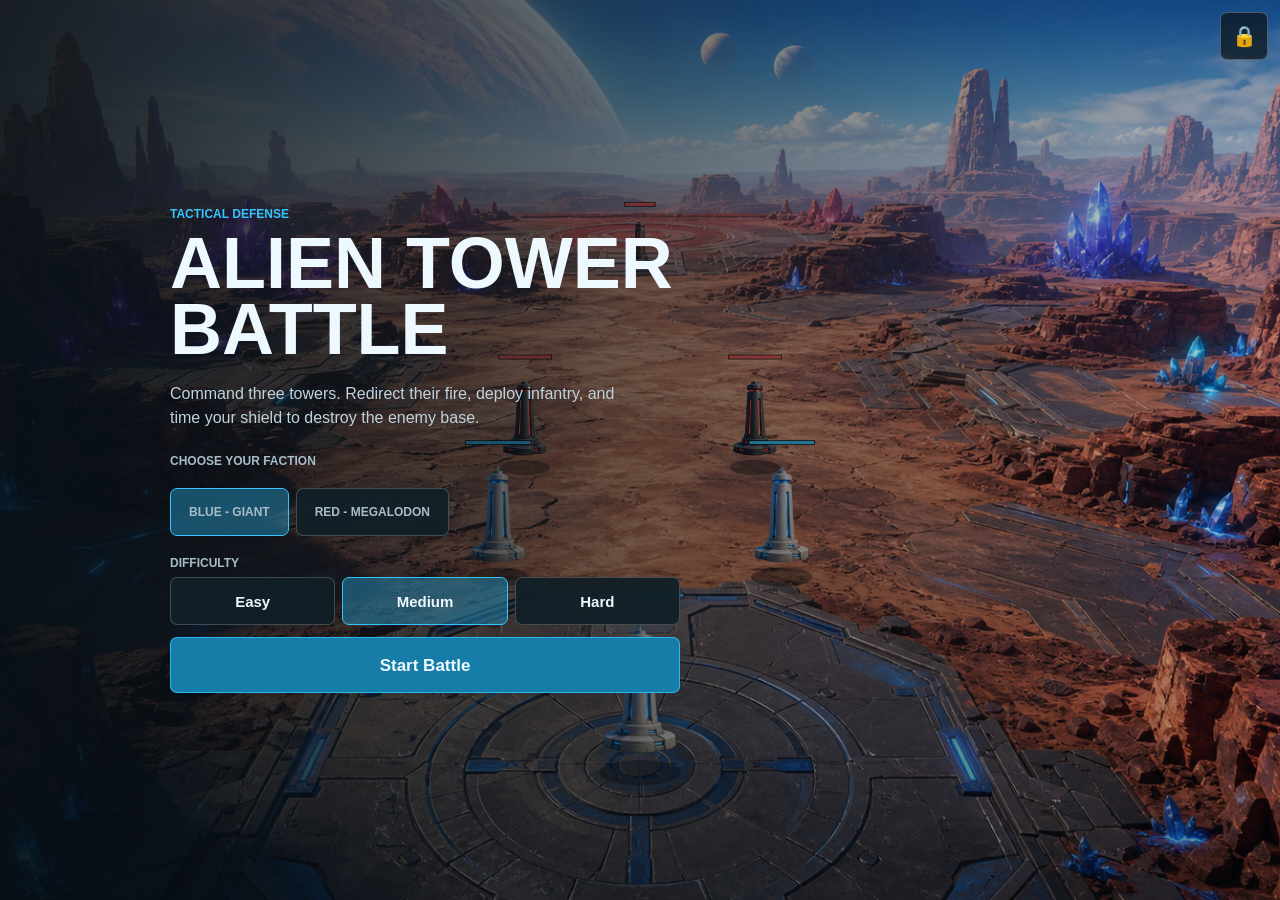
<file: index.html>
﻿<!doctype html>
<html lang="en">
<head>
  <meta charset="utf-8">
  <meta name="viewport" content="width=device-width, initial-scale=1, maximum-scale=1, viewport-fit=cover, user-scalable=no">
  <meta name="theme-color" content="#101820">
  <meta name="mobile-web-app-capable" content="yes">
  <meta name="apple-mobile-web-app-capable" content="yes">
  <meta name="apple-mobile-web-app-status-bar-style" content="black-translucent">
  <meta name="apple-mobile-web-app-title" content="Tower Battle">
  <link rel="manifest" href="manifest.webmanifest">
  <link rel="apple-touch-icon" href="assets/icons/apple-touch-icon.png">
  <title>Alien Tower Battle</title>
  <link rel="preload" as="image" href="assets/alien-battlefield.png">
  <link rel="preload" as="image" href="assets/blue-tower.png">
  <link rel="preload" as="image" href="assets/red-tower.png">
  <link rel="preload" as="image" href="assets/blue-giant.png">
  <link rel="preload" as="image" href="assets/red-megalodon.png">
  <link rel="preload" as="image" href="assets/world2-rift-background.png">
  <link rel="preload" as="image" href="assets/world2-shield-blue.png">
  <link rel="preload" as="image" href="assets/world2-shield-red.png">
  <link rel="preload" as="image" href="assets/world2-shield-destroyed.png">
  <link rel="preload" as="image" href="assets/world3-storm-reactor-background.png">
  <link rel="stylesheet" href="style.css?v=20260720b">
</head>
<body>
  <main id="game-shell">
    <canvas id="game-canvas" aria-label="Alien battlefield"></canvas>
    <header id="battle-hud" class="hidden" aria-label="Battle status">
      <div class="faction-score blue-score"><span>BLUE</span><strong id="blue-towers">3</strong></div>
      <div class="match-center"><strong id="match-time">0:00</strong><span id="match-status">BATTLE</span></div>
      <div class="faction-score red-score"><strong id="red-towers">3</strong><span>RED</span></div>
      <button id="pause-button" class="icon-button" type="button" aria-label="Pause game">II</button>
    </header>
    <section id="command-bar" class="hidden" aria-label="Battle controls">
      <div id="selection-readout">
        <strong id="selection-title">No unit selected</strong>
        <span id="status">Tap a blue tower, or tap an enemy to issue an attack order.</span>
      </div>
      <div class="battle-actions">
        <button id="deploy-button" type="button" disabled>Deploy Soldier</button>
        <button id="special-button" type="button" disabled>Giant Locked</button>
        <button id="shield-button" class="shield-ready" type="button">Shield <span id="shield-count">3</span></button>
      </div>
    </section>
    <section id="main-menu" class="screen-overlay" aria-labelledby="game-title">
      <button id="test-lock-button" class="icon-button test-lock-button" type="button" aria-label="Unlock testing controls" aria-pressed="false" title="Unlock testing controls"><span id="test-lock-icon" aria-hidden="true">&#128274;</span></button>
      <div class="menu-content">
        <p class="eyebrow">TACTICAL DEFENSE</p>
        <h1 id="game-title">ALIEN TOWER<br>BATTLE</h1>
        <p class="menu-copy">Command three towers. Redirect their fire, deploy infantry, and time your shield to destroy the enemy base.</p>
        <p class="picker-label">Choose your faction</p>
        <div class="team-picker" role="group" aria-label="Player faction">
          <button class="team-choice blue-team selected" data-team="blue" type="button">Blue - Giant</button>
          <button class="team-choice red-team" data-team="red" type="button">Red - Megalodon</button>
        </div>
        <p class="picker-label">Difficulty</p>
        <div class="difficulty-picker" role="group" aria-label="Difficulty">
          <button class="difficulty" data-difficulty="easy" type="button">Easy</button>
          <button class="difficulty selected" data-difficulty="medium" type="button">Medium</button>
          <button class="difficulty" data-difficulty="hard" type="button">Hard</button>
        </div>
        <button id="start-button" class="primary-action" type="button">Start Battle</button>
        <div id="test-level-actions" class="test-level-actions hidden">
          <button id="level-2-button" class="test-level-action" type="button">Level 2</button>
          <button id="level-3-button" class="test-level-action" type="button">Level 3</button>
          <button id="layout-2-button" class="test-level-action layout-level-action" type="button">Place Level 2</button>
          <button id="layout-3-button" class="test-level-action layout-level-action" type="button">Place Level 3</button>
          <button id="level-4-button" class="test-level-action" type="button">Level 4</button>
          <a class="test-level-action test-level-link layout-level-action" href="boss-layout.html">Place Boss</a>
        </div>
      </div>
    </section>
    <section id="stage-briefing" class="screen-overlay hidden" aria-labelledby="stage-briefing-title">
      <div class="stage-briefing-panel">
        <p id="stage-briefing-kicker" class="eyebrow">WORLD 2</p>
        <h2 id="stage-briefing-title">The Rift</h2>
        <div id="stage-feature-list" class="stage-feature-list"></div>
        <button id="stage-start-button" class="primary-action" type="button">Start Battle</button>
        <button id="stage-menu-button" class="menu-button" type="button">Main Menu</button>
      </div>
    </section>
    <section id="pause-menu" class="screen-overlay hidden" aria-labelledby="pause-title">
      <div class="dialog-panel">
        <p class="eyebrow">BATTLE SUSPENDED</p>
        <h2 id="pause-title">Paused</h2>
        <button id="resume-button" class="primary-action" type="button">Resume</button>
        <button class="menu-button" type="button">Main Menu</button>
      </div>
    </section>
    <section id="result-menu" class="screen-overlay hidden" aria-labelledby="result-title">
      <div class="dialog-panel">
        <p id="result-kicker" class="eyebrow">BATTLE COMPLETE</p>
        <h2 id="result-title">Victory</h2>
        <p id="result-detail">Enemy tower network destroyed.</p>
        <button id="restart-button" class="primary-action" type="button">Battle Again</button>
        <button class="menu-button" type="button">Main Menu</button>
      </div>
    </section>
    <section id="layout-toolbar" class="hidden" aria-label="Battlefield placement controls">
      <div class="layout-heading">
        <strong id="layout-title">LEVEL 3 PLACEMENT</strong>
        <span id="layout-message">Drag every tower and the reactor into position.</span>
      </div>
      <div class="layout-actions">
        <button id="layout-reset-button" type="button">Reset</button>
        <button id="layout-copy-button" type="button">Copy Layout</button>
        <button id="layout-test-button" class="layout-primary" type="button">Test Battle</button>
        <button id="layout-menu-button" type="button">Menu</button>
      </div>
    </section>
    <aside id="debug-panel" class="hidden" aria-label="Battle telemetry">
      <span id="debug-units">Units 6</span>
      <span id="debug-projectiles">Shots 0</span>
      <span id="debug-damage">Damage 0</span>
    </aside>
  </main>
  <script src="game.js?v=20260723a"></script>
  <script src="web-app.js?v=20260719"></script>
</body>
</html>
</file>
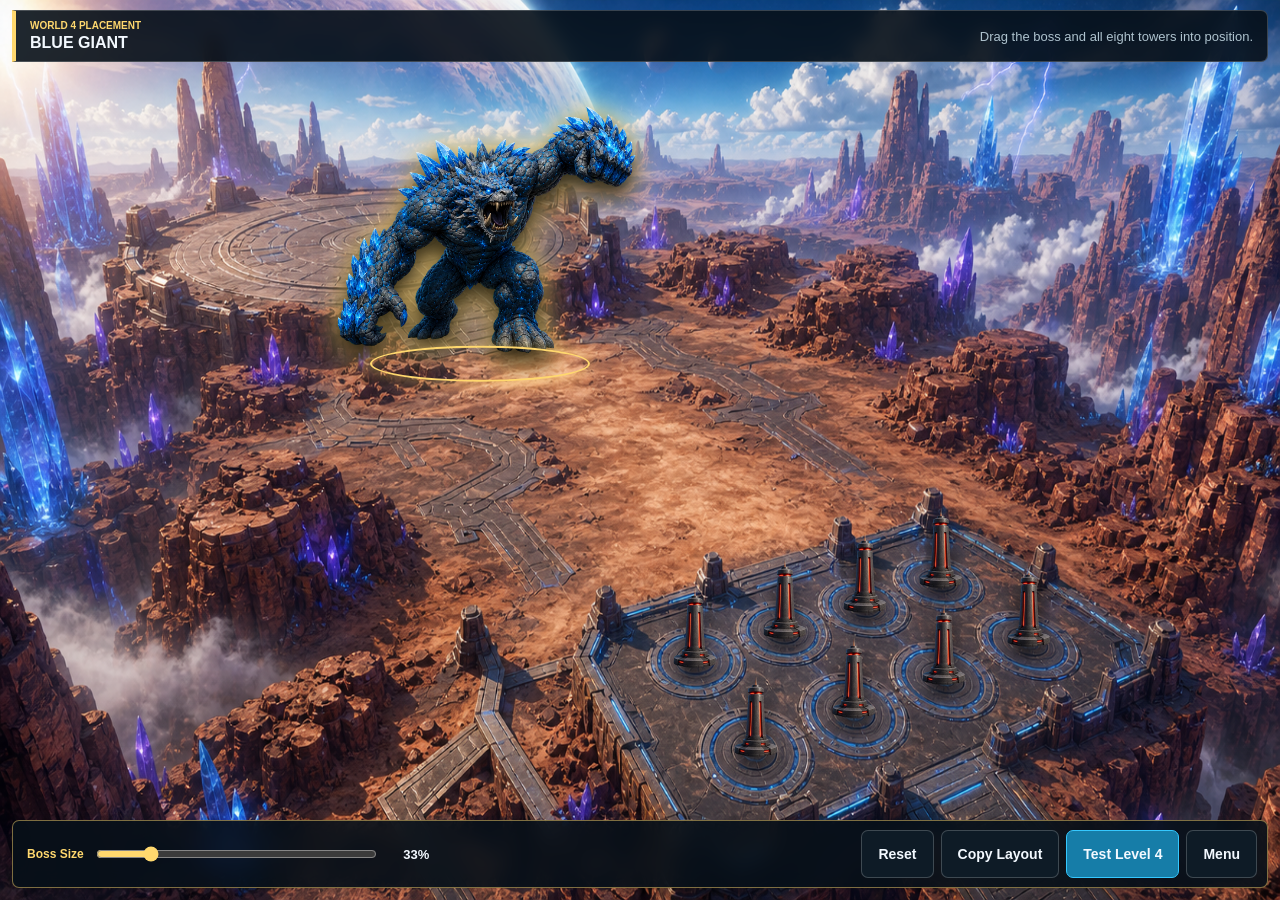
<file: boss-layout.html>
<!doctype html>
<html lang="en">
<head>
  <meta charset="utf-8">
  <meta name="viewport" content="width=device-width, initial-scale=1, maximum-scale=1, viewport-fit=cover, user-scalable=no">
  <meta name="theme-color" content="#101820">
  <meta name="apple-mobile-web-app-capable" content="yes">
  <title>Place World 4</title>
  <link rel="preload" as="image" href="assets/boss/boss-arena-background.png">
  <link rel="preload" as="image" href="assets/blue-giant.png">
  <link rel="preload" as="image" href="assets/red-tower.png">
  <link rel="stylesheet" href="boss-layout.css?v=20260721a">
</head>
<body>
  <main id="layout-app">
    <div class="arena-art" aria-hidden="true"></div>
    <header class="layout-hud">
      <div>
        <span>WORLD 4 PLACEMENT</span>
        <strong id="selection-name">BLUE GIANT</strong>
      </div>
      <p id="layout-message">Drag the boss and all eight towers into position.</p>
    </header>

    <section id="layout-stage" aria-label="World 4 battlefield placement">
      <div id="boss-piece" class="place-piece place-boss selected" data-kind="boss" data-index="0">
        <img src="assets/blue-giant.png" alt="Blue Giant boss">
        <i aria-hidden="true"></i>
      </div>
      <div id="tower-pieces"></div>
    </section>

    <footer class="layout-toolbar">
      <div class="scale-control">
        <label for="boss-scale">Boss Size</label>
        <input id="boss-scale" type="range" min="25" max="70" step="1" value="43">
        <output id="boss-scale-value" for="boss-scale">43%</output>
      </div>
      <div class="layout-actions">
        <button id="reset-button" type="button">Reset</button>
        <button id="copy-button" type="button">Copy Layout</button>
        <a href="level4.html?team=red&difficulty=medium">Test Level 4</a>
        <a href="index.html">Menu</a>
      </div>
    </footer>
  </main>
  <script src="boss-layout.js?v=20260721b"></script>
  <script src="web-app.js?v=20260719"></script>
</body>
</html>
</file>
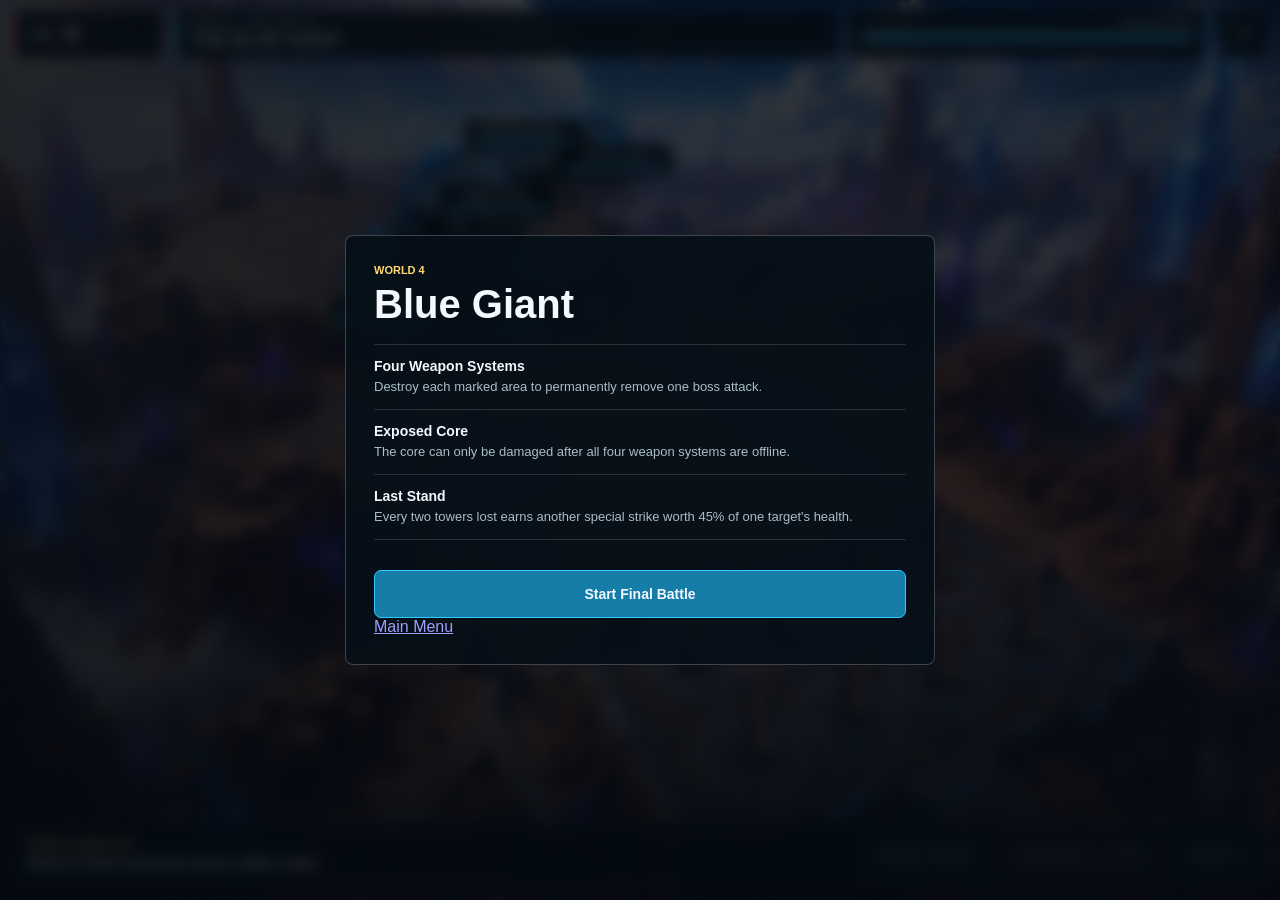
<file: level4.html>
<!doctype html>
<html lang="en">
<head>
  <meta charset="utf-8">
  <meta name="viewport" content="width=device-width, initial-scale=1, maximum-scale=1, viewport-fit=cover, user-scalable=no">
  <meta name="theme-color" content="#071019">
  <meta name="apple-mobile-web-app-capable" content="yes">
  <title>World 4 - Final Battle</title>
  <link rel="preload" as="image" href="assets/boss/boss-arena-background.png">
  <link rel="preload" as="image" href="assets/blue-giant.png">
  <link rel="preload" as="image" href="assets/red-megalodon.png">
  <link rel="preload" as="image" href="assets/blue-tower.png">
  <link rel="preload" as="image" href="assets/red-tower.png">
  <link rel="preload" as="image" href="assets/boss/giant-slam.png">
  <link rel="preload" as="image" href="assets/boss/giant-right-arm-destroyed.png">
  <link rel="stylesheet" href="boss-prototype.css?v=20260721b">
  <link rel="stylesheet" href="level4.css?v=20260721f">
</head>
<body>
  <main id="boss-lab">
    <div class="arena-art" aria-hidden="true"></div>
    <div class="arena-shade" aria-hidden="true"></div>

    <header class="boss-hud">
      <div class="player-meter"><span id="player-team-label">RED</span><strong id="tower-count">8</strong></div>
      <div class="boss-title">
        <span>WORLD 4 - FINAL BATTLE</span>
        <strong id="boss-name">THE BLUE GIANT</strong>
      </div>
      <div class="core-meter" aria-label="Boss core health">
        <span id="core-label">CORE LOCKED</span>
        <div><i id="core-fill"></i></div>
      </div>
      <button id="pause-button" class="pause-button" type="button" aria-label="Pause game">II</button>
    </header>

    <section id="arena" class="arena" aria-label="Final boss battle">
      <div id="boss-alert" class="boss-alert hidden" aria-live="polite"></div>
      <div id="tower-field" class="tower-field" aria-label="Player towers"></div>
      <div id="soldier-field" class="soldier-field" aria-label="Player soldiers"></div>
      <div id="battle-effects" class="battle-effects" aria-hidden="true"></div>

      <div id="boss-stage" class="boss-stage">
        <div class="boss-shadow" aria-hidden="true"></div>
        <div class="boss-aura" aria-hidden="true"></div>
        <div id="boss-visual" class="boss-visual">
          <img id="boss-idle" class="boss-sprite boss-idle" src="assets/blue-giant.png" alt="Boss">
          <img id="boss-damaged" class="boss-sprite boss-damaged" src="assets/boss/giant-right-arm-destroyed.png" alt="">
          <img id="boss-slam" class="boss-sprite boss-slam" src="assets/boss/giant-slam.png" alt="">
          <div class="impact-flash" aria-hidden="true"></div>
          <div class="shockwave" aria-hidden="true"><i></i><i></i><i></i></div>
          <div class="effects" aria-hidden="true"></div>

          <button class="target-node selected" data-zone="leftFist" style="--x:28%;--y:78%" type="button">
            <span>QUAKE FIST</span><i><b></b></i>
          </button>
          <button class="target-node" data-zone="roar" style="--x:54%;--y:39%" type="button">
            <span>PRIMAL ROAR</span><i><b></b></i>
          </button>
          <button class="target-node" data-zone="spines" style="--x:60%;--y:16%" type="button">
            <span>CRYSTAL SPINES</span><i><b></b></i>
          </button>
          <button class="target-node" data-zone="rightFist" style="--x:82%;--y:25%" type="button">
            <span>CRYSTAL FIST</span><i><b></b></i>
          </button>
          <button id="core-node" class="target-node core-node hidden" data-zone="core" style="--x:54%;--y:53%" type="button">
            <span>EXPOSED CORE</span><i><b></b></i>
          </button>
        </div>
      </div>
    </section>

    <footer class="boss-controls">
      <div class="selection-status">
        <span id="selected-label">TARGET: QUAKE FIST</span>
        <strong id="selected-state">Select a tower and boss area in either order.</strong>
      </div>
      <div class="control-actions">
        <button id="deploy-button" type="button" disabled>Deploy Soldier</button>
        <button id="special-button" class="special-button" type="button" disabled>Special Locked</button>
        <button id="shield-button" type="button" disabled>Shield 4</button>
      </div>
    </footer>

    <section id="battle-briefing" class="battle-overlay">
      <div class="battle-panel">
        <span class="panel-kicker">WORLD 4</span>
        <h1 id="briefing-title">The Blue Giant</h1>
        <div class="feature-list">
          <p><strong>Four Weapon Systems</strong><span>Destroy each marked area to permanently remove one boss attack.</span></p>
          <p><strong>Exposed Core</strong><span>The core can only be damaged after all four weapon systems are offline.</span></p>
          <p><strong>Last Stand</strong><span>Every two towers lost earns another special strike worth 45% of one target's health.</span></p>
        </div>
        <button id="start-button" class="primary-button" type="button">Start Final Battle</button>
        <a href="index.html">Main Menu</a>
      </div>
    </section>

    <section id="pause-menu" class="battle-overlay hidden">
      <div class="battle-panel compact-panel">
        <span class="panel-kicker">BATTLE SUSPENDED</span>
        <h1>Paused</h1>
        <button id="resume-button" class="primary-button" type="button">Resume</button>
        <a href="index.html">Main Menu</a>
      </div>
    </section>

    <section id="result-menu" class="battle-overlay hidden">
      <div class="battle-panel compact-panel">
        <span id="result-kicker" class="panel-kicker">FINAL BATTLE COMPLETE</span>
        <h1 id="result-title">Victory</h1>
        <p id="result-detail">The boss has fallen.</p>
        <button id="restart-button" class="primary-button" type="button">Battle Again</button>
        <a href="index.html">Main Menu</a>
      </div>
    </section>
  </main>
  <script src="level4.js?v=20260721f"></script>
  <script src="web-app.js?v=20260719"></script>
</body>
</html>
</file>
<file: style.css>
﻿:root { color-scheme: dark; --ink:#eef8ff; --muted:#a8bdc8; --panel:rgba(10,19,25,.88); --panel-soft:rgba(10,19,25,.72); --blue:#34c5ff; --red:#ff574f; --gold:#ffd56a; }
* { box-sizing:border-box; }
html,body { width:100%; height:100%; margin:0; overflow:hidden; overscroll-behavior:none; -webkit-text-size-adjust:100%; background:#101820; color:var(--ink); font-family:"Segoe UI",Arial,sans-serif; touch-action:none; -webkit-user-select:none; user-select:none; }
button { appearance:none; min-height:48px; border:1px solid rgba(255,255,255,.2); border-radius:7px; padding:0 18px; background:rgba(18,31,39,.94); color:var(--ink); font:700 15px/1 "Segoe UI",Arial,sans-serif; letter-spacing:0; cursor:pointer; touch-action:manipulation; -webkit-tap-highlight-color:transparent; }
button:active:not(:disabled) { transform:translateY(1px); }
button:disabled { opacity:.38; cursor:default; }
.hidden { display:none!important; }
#game-shell { position:relative; width:100vw; height:100dvh; min-height:420px; overflow:hidden; background:#7fc9f2; }
#game-canvas { display:block; width:100%; height:100%; touch-action:none; }
#battle-hud { position:absolute; top:max(10px,env(safe-area-inset-top)); left:max(12px,env(safe-area-inset-left)); right:max(12px,env(safe-area-inset-right)); display:grid; grid-template-columns:minmax(90px,1fr) auto minmax(90px,1fr) 48px; align-items:center; gap:8px; pointer-events:none; }
.faction-score,.match-center,.icon-button { height:48px; background:var(--panel-soft); border:1px solid rgba(255,255,255,.16); backdrop-filter:blur(7px); }
.faction-score { display:flex; align-items:center; gap:12px; max-width:230px; padding:0 15px; border-radius:7px; font-size:12px; font-weight:800; }
.faction-score strong { font-size:24px; }
.blue-score { border-left:4px solid var(--blue); }
.red-score { justify-self:end; justify-content:flex-end; border-right:4px solid var(--red); }
.match-center { min-width:94px; padding:5px 15px; border-radius:7px; text-align:center; }
.match-center strong,.match-center span { display:block; }
.match-center strong { font-size:18px; }
.match-center span { color:var(--muted); font-size:10px; font-weight:800; }
.icon-button { min-width:48px; padding:0; pointer-events:auto; }
#command-bar { position:absolute; left:max(12px,env(safe-area-inset-left)); right:max(12px,env(safe-area-inset-right)); bottom:max(12px,env(safe-area-inset-bottom)); display:flex; align-items:center; justify-content:space-between; gap:14px; pointer-events:none; }
#selection-readout { min-width:0; max-width:650px; padding:10px 14px; border-left:4px solid var(--gold); border-radius:0 7px 7px 0; background:var(--panel-soft); backdrop-filter:blur(7px); }
#selection-readout strong,#selection-readout span { display:block; }
#selection-readout strong { margin-bottom:3px; }
#selection-readout span { color:var(--muted); font-size:13px; white-space:nowrap; overflow:hidden; text-overflow:ellipsis; }
.battle-actions { display:flex; flex:none; gap:9px; pointer-events:auto; }
#deploy-button.armed { border-color:var(--gold); color:var(--gold); }
#shield-button { min-width:116px; }
#shield-button.shield-ready { border-color:rgba(52,197,255,.8); box-shadow:0 0 18px rgba(52,197,255,.25); }
#shield-button.shield-active { background:rgba(31,130,174,.88); }
.screen-overlay { position:absolute; inset:0; display:grid; place-items:center; padding:24px; background:linear-gradient(90deg,rgba(7,16,22,.92),rgba(7,16,22,.48) 58%,rgba(7,16,22,.16)); }
.menu-content { width:min(510px,100%); margin-right:min(38vw,430px); }
.eyebrow { margin:0 0 9px; color:var(--blue); font-size:12px; font-weight:800; letter-spacing:0; }
h1 { margin:0; font-size:clamp(46px,8vh,82px); line-height:.92; letter-spacing:0; }
h2 { margin:0 0 12px; font-size:44px; letter-spacing:0; }
.menu-copy { max-width:470px; margin:20px 0 24px; color:#c0d3dc; font-size:16px; line-height:1.5; }
.team-picker,.difficulty-picker { display:flex; gap:7px; margin-bottom:12px; }
.team-choice,.picker-label { margin:13px 0 7px; color:var(--muted); font-size:12px; font-weight:800; text-transform:uppercase; }
.team-choice.selected.blue-team { border-color:var(--blue); background:rgba(35,132,171,.55); }
.team-choice.selected.red-team { border-color:var(--red); background:rgba(164,50,46,.55); }
.difficulty { flex:1; }
.difficulty.selected { border-color:var(--blue); background:rgba(35,132,171,.55); }
.primary-action { width:100%; min-height:56px; border-color:rgba(52,197,255,.8); background:#167da8; font-size:17px; }
.test-level-actions { display:grid; grid-template-columns:1fr 1fr; gap:9px; margin-top:9px; }
.test-level-action { width:100%; }
.test-level-link { display:grid; place-items:center; min-height:48px; border:1px solid rgba(52,197,255,.65); border-radius:7px; background:rgba(18,31,39,.94); color:var(--ink); font-size:15px; font-weight:700; text-decoration:none; }
.layout-level-action { border-color:rgba(255,213,106,.55); color:var(--gold); }
.test-lock-button { position:absolute; z-index:3; top:max(12px,env(safe-area-inset-top)); right:max(12px,env(safe-area-inset-right)); width:48px; min-width:48px; border-color:rgba(255,255,255,.26); font-size:20px; }
.stage-briefing-panel { width:min(620px,100%); padding:30px; border:1px solid rgba(255,255,255,.2); border-radius:8px; background:var(--panel); }
.stage-briefing-panel h2 { margin-bottom:20px; }
.stage-feature-list { display:grid; gap:0; margin-bottom:24px; border-top:1px solid rgba(255,255,255,.14); }
.stage-feature { display:grid; grid-template-columns:8px 1fr; gap:13px; padding:14px 0; border-bottom:1px solid rgba(255,255,255,.14); }
.stage-feature-mark { width:8px; min-height:42px; background:var(--blue); }
.stage-feature:nth-child(2) .stage-feature-mark { background:var(--gold); }
.stage-feature:nth-child(3) .stage-feature-mark { background:var(--red); }
.stage-feature strong,.stage-feature span { display:block; }
.stage-feature strong { margin-bottom:4px; font-size:15px; }
.stage-feature span { color:var(--muted); font-size:14px; line-height:1.4; }
#layout-toolbar { position:absolute; z-index:4; left:max(12px,env(safe-area-inset-left)); right:max(12px,env(safe-area-inset-right)); bottom:max(12px,env(safe-area-inset-bottom)); display:flex; align-items:center; justify-content:space-between; gap:16px; min-height:64px; padding:8px 10px 8px 14px; border:1px solid rgba(255,213,106,.5); border-radius:7px; background:rgba(7,15,21,.91); backdrop-filter:blur(8px); }
.layout-heading { min-width:0; }
.layout-heading strong,.layout-heading span { display:block; }
.layout-heading strong { color:var(--gold); font-size:13px; }
.layout-heading span { margin-top:4px; color:var(--muted); font-size:12px; white-space:nowrap; overflow:hidden; text-overflow:ellipsis; }
.layout-actions { display:flex; flex:none; gap:7px; }
.layout-actions button { min-height:46px; }
.layout-actions .layout-primary { border-color:var(--blue); background:#167da8; }
.dialog-panel { width:min(390px,100%); padding:28px; border-radius:8px; background:var(--panel); border:1px solid rgba(255,255,255,.2); text-align:center; }
.dialog-panel p:not(.eyebrow) { margin:0 0 22px; color:var(--muted); }
.dialog-panel .primary-action { margin-top:8px; }
.menu-button { width:100%; margin-top:9px; }
#debug-panel { position:absolute; top:70px; right:max(12px,env(safe-area-inset-right)); display:flex; gap:12px; padding:6px 10px; border-radius:5px; background:rgba(5,10,14,.65); color:var(--muted); font:12px/1.2 Consolas,monospace; }
@media (max-width:760px),(max-height:520px) {
  #battle-hud { grid-template-columns:1fr auto 1fr 44px; }
  .faction-score,.match-center,.icon-button { height:44px; }
  .faction-score { padding:0 10px; }
  .faction-score span { display:none; }
  .match-center { min-width:76px; padding:4px 9px; }
  #command-bar { align-items:flex-end; }
  #selection-readout { flex:1; padding:8px 10px; }
  #selection-readout span { max-width:42vw; }
  .battle-actions button { min-height:48px; padding:0 11px; }
  #shield-button { min-width:96px; }
  .menu-content { margin-right:26vw; }
  h1 { font-size:48px; }
  .menu-copy { margin:13px 0 16px; font-size:14px; }
  #layout-toolbar { gap:8px; }
  .layout-heading span { display:none; }
  .layout-actions button { padding:0 10px; font-size:13px; }
  .stage-briefing-panel { padding:22px; }
  .stage-feature { padding:10px 0; }
}
@media (orientation:portrait) and (max-width:760px) {
  #command-bar { flex-direction:column; align-items:stretch; }
  #selection-readout { max-width:none; }
  #selection-readout span { max-width:none; }
  .battle-actions button { flex:1; }
  .menu-content { margin:14vh 0 0; }
  .screen-overlay { align-items:end; background:linear-gradient(rgba(7,16,22,.15),rgba(7,16,22,.94) 58%); }
}

#special-button { min-width:132px; }
#special-button.special-ready { border-color:var(--gold); color:var(--gold); box-shadow:0 0 18px rgba(255,213,106,.28); }
#special-button.special-active { border-color:var(--red); background:rgba(116,34,42,.8); }
@media (max-width:760px),(max-height:520px){#special-button{min-width:104px}.battle-actions{gap:6px}.battle-actions button{font-size:13px}}

@media (max-width:520px){.battle-actions{width:100%}.battle-actions button{min-width:0!important;padding:0 6px;font-size:12px}}
</file>
<file: boss-layout.css>
:root { color-scheme:dark; --blue:#35c8ff; --gold:#ffd86e; --ink:#f3f9ff; --muted:#afc3ce; --panel:rgba(7,16,25,.9); }
* { box-sizing:border-box; }
html,body { width:100%; height:100%; margin:0; overflow:hidden; overscroll-behavior:none; background:#080d15; color:var(--ink); font-family:"Segoe UI",Arial,sans-serif; touch-action:none; -webkit-user-select:none; user-select:none; }
button,a,input { touch-action:manipulation; -webkit-tap-highlight-color:transparent; }
button,a { display:grid; place-items:center; min-height:48px; border:1px solid rgba(255,255,255,.2); border-radius:7px; padding:0 16px; background:rgba(15,29,40,.95); color:var(--ink); font:700 14px/1 "Segoe UI",Arial,sans-serif; text-decoration:none; cursor:pointer; }
button:active,a:active { transform:translateY(1px); }
#layout-app { position:relative; width:100vw; height:100dvh; min-height:470px; overflow:hidden; isolation:isolate; }
.arena-art { position:absolute; z-index:-2; inset:0; background:url("assets/boss/boss-arena-background.png") center/100% 100% no-repeat; }
.layout-hud { position:absolute; z-index:20; top:max(10px,env(safe-area-inset-top)); left:max(12px,env(safe-area-inset-left)); right:max(12px,env(safe-area-inset-right)); display:flex; align-items:center; justify-content:space-between; gap:20px; min-height:52px; padding:7px 14px; border:1px solid rgba(255,255,255,.2); border-left:4px solid var(--gold); border-radius:0 7px 7px 0; background:var(--panel); backdrop-filter:blur(8px); pointer-events:none; }
.layout-hud span,.layout-hud strong { display:block; }
.layout-hud span { color:var(--gold); font-size:10px; font-weight:800; }
.layout-hud strong { margin-top:3px; font-size:16px; }
.layout-hud p { margin:0; color:var(--muted); font-size:13px; }
#layout-stage { position:absolute; inset:0; overflow:hidden; }
.place-piece { position:absolute; z-index:4; left:0; top:0; transform:translate(-50%,-100%); cursor:grab; touch-action:none; }
.place-piece:active { cursor:grabbing; }
.place-piece img { display:block; width:100%; height:100%; object-fit:contain; pointer-events:none; filter:drop-shadow(0 12px 10px rgba(0,0,0,.78)); }
.place-boss { width:calc(var(--boss-scale, .43)*100vw); aspect-ratio:3/2; }
.place-boss i { position:absolute; left:50%; bottom:5%; width:52%; height:13%; border:2px solid transparent; border-radius:50%; transform:translate(-50%,50%); pointer-events:none; }
.place-tower { width:clamp(44px,5vw,78px); aspect-ratio:2/3; }
.place-tower::after { content:""; position:absolute; left:50%; bottom:2%; width:74%; aspect-ratio:1; border:2px solid transparent; border-radius:50%; transform:translate(-50%,50%) rotateX(62deg); pointer-events:none; }
.place-piece.selected { z-index:10; }
.place-piece.selected img { filter:drop-shadow(0 12px 10px rgba(0,0,0,.78)) drop-shadow(0 0 13px var(--gold)); }
.place-piece.selected i,.place-piece.selected::after { border-color:var(--gold); box-shadow:0 0 16px rgba(255,216,110,.5); }
.layout-toolbar { position:absolute; z-index:20; left:max(12px,env(safe-area-inset-left)); right:max(12px,env(safe-area-inset-right)); bottom:max(12px,env(safe-area-inset-bottom)); display:flex; align-items:center; justify-content:space-between; gap:18px; min-height:68px; padding:8px 10px 8px 14px; border:1px solid rgba(255,216,110,.48); border-radius:7px; background:var(--panel); backdrop-filter:blur(9px); }
.scale-control { display:grid; grid-template-columns:auto minmax(120px,22vw) 44px; align-items:center; gap:10px; min-width:290px; }
.scale-control label { color:var(--gold); font-size:12px; font-weight:800; }
.scale-control input { width:100%; accent-color:var(--gold); cursor:pointer; }
.scale-control output { color:var(--ink); font-size:13px; font-weight:800; text-align:right; }
.layout-actions { display:flex; flex:none; gap:7px; }
.layout-actions a:first-of-type { border-color:var(--blue); background:#167da8; }
@media (max-width:900px),(max-height:620px) {
  #layout-app { min-height:420px; }
  .layout-hud { min-height:46px; padding:5px 10px; }
  .layout-hud p { font-size:11px; }
  .layout-toolbar { min-height:58px; gap:8px; }
  .scale-control { grid-template-columns:auto minmax(90px,18vw) 38px; min-width:230px; gap:7px; }
  .layout-actions { gap:5px; }
  .layout-actions button,.layout-actions a { min-height:44px; padding:0 10px; font-size:12px; }
}
@media (orientation:portrait) {
  .layout-hud p { display:none; }
  .layout-toolbar { align-items:stretch; flex-direction:column; }
  .scale-control { width:100%; grid-template-columns:auto 1fr 44px; }
  .layout-actions { display:grid; grid-template-columns:1fr 1fr; }
}
</file>
<file: boss-prototype.css>
:root { color-scheme:dark; --blue:#35c8ff; --red:#ff625d; --gold:#ffd86e; --ink:#f3f9ff; --muted:#a8bdca; --panel:rgba(7,16,25,.88); }
* { box-sizing:border-box; }
html,body { width:100%; height:100%; margin:0; overflow:hidden; overscroll-behavior:none; background:#080d15; color:var(--ink); font-family:"Segoe UI",Arial,sans-serif; touch-action:none; -webkit-user-select:none; user-select:none; }
button,a { -webkit-tap-highlight-color:transparent; touch-action:manipulation; }
button { min-height:48px; border:1px solid rgba(255,255,255,.2); border-radius:7px; padding:0 16px; background:rgba(15,29,40,.94); color:var(--ink); font:700 14px/1 "Segoe UI",Arial,sans-serif; cursor:pointer; }
button:active,a:active { transform:translateY(1px); }
#boss-lab { position:relative; width:100vw; height:100dvh; min-height:520px; overflow:hidden; isolation:isolate; }
.arena-art,.arena-shade { position:absolute; inset:0; }
.arena-art { z-index:-3; background:url("assets/boss/boss-arena-background.png") center/100% 100% no-repeat; }
.arena-shade { z-index:-2; background:linear-gradient(90deg,rgba(4,9,15,.48),rgba(4,9,15,.02) 48%,rgba(4,9,15,.18)),linear-gradient(0deg,rgba(4,9,15,.8),transparent 33%); }
.boss-hud { position:absolute; z-index:20; top:max(10px,env(safe-area-inset-top)); left:max(12px,env(safe-area-inset-left)); right:max(12px,env(safe-area-inset-right)); display:grid; grid-template-columns:92px 1fr minmax(230px,30vw); align-items:center; gap:12px; }
.menu-link { display:grid; place-items:center; height:48px; border:1px solid rgba(255,255,255,.2); border-radius:7px; background:var(--panel); color:var(--ink); font-size:14px; font-weight:800; text-decoration:none; backdrop-filter:blur(8px); }
.boss-title { min-width:0; padding:7px 13px; border-left:4px solid var(--blue); background:var(--panel); backdrop-filter:blur(8px); }
.boss-title span,.boss-title strong { display:block; }
.boss-title span { color:var(--muted); font-size:10px; font-weight:800; }
.boss-title strong { margin-top:2px; font-size:18px; }
.core-meter { height:48px; padding:7px 12px; border-right:4px solid var(--blue); border-radius:7px 0 0 7px; background:var(--panel); backdrop-filter:blur(8px); }
.core-meter span { display:block; margin-bottom:5px; color:var(--muted); font-size:10px; font-weight:800; text-align:right; }
.core-meter div { height:8px; overflow:hidden; background:rgba(255,255,255,.11); }
.core-meter i { display:block; width:100%; height:100%; background:var(--blue); box-shadow:0 0 12px var(--blue); }
.arena { position:absolute; inset:0; }
.tower-field { position:absolute; z-index:2; inset:0; }
.tower-unit { position:absolute; width:clamp(42px,5vw,76px); aspect-ratio:2/3; object-fit:contain; filter:drop-shadow(0 10px 7px rgba(0,0,0,.72)) drop-shadow(0 0 8px rgba(52,197,255,.38)); transform:translate(-50%,-100%); transition:filter .2s,opacity .45s,transform .45s; }
.tower-unit.destroyed { opacity:.18; filter:grayscale(1) brightness(.42); transform:translate(-50%,-78%) scale(.72) rotate(7deg); }
.tower-unit.hit { animation:towerHit .45s ease-out; }
.boss-stage { position:absolute; left:1%; top:8%; width:57%; aspect-ratio:3/2; transform-origin:48% 58%; }
.boss-stage.attacking { animation:arenaShake .7s ease-in-out .28s; }
.boss-shadow { position:absolute; z-index:0; left:30%; right:5%; bottom:7%; height:13%; border-radius:50%; background:rgba(0,0,0,.62); filter:blur(12px); transform:skewX(-8deg); }
.boss-aura { position:absolute; z-index:0; width:58%; aspect-ratio:1; left:42%; top:18%; border-radius:50%; border:2px solid rgba(47,184,255,.18); box-shadow:0 0 80px rgba(26,126,255,.27),inset 0 0 65px rgba(37,156,255,.16); animation:auraPulse 3s ease-in-out infinite; }
.boss-visual { position:absolute; z-index:2; left:0; right:0; bottom:2%; width:100%; aspect-ratio:3/2; transform-origin:64% 73%; animation:giantIdle 3.4s ease-in-out infinite; will-change:transform,filter; }
.boss-sprite { position:absolute; inset:0; width:100%; height:100%; object-fit:contain; object-position:center bottom; filter:drop-shadow(0 16px 15px rgba(0,0,0,.82)) drop-shadow(0 0 10px rgba(31,137,255,.28)); transition:opacity .2s; }
.boss-idle { opacity:1; }
.boss-damaged,.boss-slam { opacity:0; }
.boss-stage.arm-damaged .boss-idle { opacity:0; }
.boss-stage.arm-damaged .target-node[data-zone="rightFist"] { --y:61%!important; }
.boss-stage.arm-damaged .boss-damaged { opacity:1; }
.boss-stage.attacking .boss-idle,.boss-stage.attacking .boss-damaged { opacity:0; }
.boss-stage.attacking .boss-slam { opacity:1; animation:slamPose .95s cubic-bezier(.2,.74,.26,1); }
.boss-stage.hit .boss-visual { animation:bossHit .48s ease-out; }
.boss-stage.special-hit .boss-visual { animation:specialHit .85s ease-out; }
.boss-stage.critical .boss-sprite { filter:drop-shadow(0 16px 15px rgba(0,0,0,.82)) drop-shadow(0 0 14px rgba(255,79,70,.46)) saturate(.8); }
.impact-flash { position:absolute; z-index:5; left:67%; top:68%; width:22%; aspect-ratio:1; border-radius:50%; opacity:0; transform:translate(-50%,-50%); background:radial-gradient(circle,#fff 0 3%,#69d9ff 5%,rgba(30,134,255,.65) 19%,transparent 66%); pointer-events:none; }
.boss-stage.attacking .impact-flash { animation:impactFlash .55s ease-out .32s; }
.shockwave { position:absolute; z-index:4; left:66%; top:76%; width:10px; height:10px; pointer-events:none; }
.shockwave i { position:absolute; inset:0; border:4px solid rgba(83,208,255,.8); border-radius:50%; opacity:0; transform:translate(-50%,-50%) scale(.1); }
.boss-stage.attacking .shockwave i { animation:shockwave 1s ease-out .36s; }
.boss-stage.attacking .shockwave i:nth-child(2) { animation-delay:.48s; }
.boss-stage.attacking .shockwave i:nth-child(3) { animation-delay:.6s; }
.special-beam { position:absolute; z-index:6; left:50%; top:61%; width:96%; height:5px; border-radius:5px; opacity:0; transform:rotate(23deg) scaleX(0); transform-origin:right center; background:#fff; box-shadow:0 0 8px #fff,0 0 18px #ffd66d,0 0 34px #ff7d4f; pointer-events:none; }
.boss-stage.special-hit .special-beam { animation:specialBeam .7s ease-out; }
.effects { position:absolute; inset:0; z-index:7; pointer-events:none; }
.boss-stage.attacking .target-node { opacity:.18; pointer-events:none; }
.spark { position:absolute; width:5px; height:18px; border-radius:5px; background:#7ce2ff; box-shadow:0 0 10px #2ebcff; animation:sparkFly .75s ease-out forwards; }
.target-node { position:absolute; z-index:10; left:var(--x); top:var(--y); min-height:0; width:118px; padding:7px 9px; transform:translate(-50%,-50%); border-color:rgba(255,255,255,.38); background:rgba(5,13,20,.78); backdrop-filter:blur(5px); transition:opacity .2s; }
.target-node:active { transform:translate(-50%,-50%); }
.target-node span { display:block; margin-bottom:5px; font-size:9px; white-space:nowrap; }
.target-node i { display:block; height:5px; overflow:hidden; background:rgba(255,255,255,.14); }
.target-node b { display:block; width:100%; height:100%; background:var(--blue); transition:width .32s,background .32s; }
.target-node.selected { border-color:var(--gold); box-shadow:0 0 0 2px rgba(255,216,110,.16),0 0 20px rgba(255,216,110,.32); }
.target-node.damaged b { background:var(--gold); }
.target-node.critical b { background:var(--red); }
.target-node.destroyed { border-color:var(--red); color:#ffaaa5; }
.target-node.destroyed b { background:var(--red); }
.target-node.destroyed::after { content:"OFFLINE"; position:absolute; inset:-10px; display:grid; place-items:center; border:1px solid rgba(255,98,93,.65); background:rgba(48,6,9,.7); color:#fff; font-size:11px; font-weight:900; }
.boss-controls { position:absolute; z-index:20; left:max(12px,env(safe-area-inset-left)); right:max(12px,env(safe-area-inset-right)); bottom:max(12px,env(safe-area-inset-bottom)); display:flex; align-items:center; justify-content:space-between; gap:16px; min-height:66px; padding:8px 10px 8px 14px; border:1px solid rgba(255,255,255,.2); border-radius:7px; background:var(--panel); backdrop-filter:blur(9px); }
.selection-status { min-width:190px; }
.selection-status span,.selection-status strong { display:block; }
.selection-status span { color:var(--gold); font-size:10px; font-weight:800; }
.selection-status strong { margin-top:4px; font-size:14px; }
.control-actions { display:flex; flex:none; gap:8px; }
.special-button { border-color:var(--gold); color:var(--gold); box-shadow:0 0 15px rgba(255,216,110,.18); }
@keyframes giantIdle { 0%,100%{transform:translateY(0) scale(1)} 45%{transform:translateY(-.7%) scale(1.008,1.015)} 60%{transform:translateY(-.35%) scale(1.004,1.009)} }
@keyframes auraPulse { 0%,100%{opacity:.42;transform:scale(.96)} 50%{opacity:.85;transform:scale(1.035)} }
@keyframes slamPose { 0%{transform:translateY(-7%) scale(.94);filter:brightness(1.45)} 32%{transform:translateY(-3%) scale(.97)} 52%{transform:translateY(3%) scale(1.06)} 72%{transform:translateY(0) scale(1.01)} 100%{transform:translateY(0) scale(1)} }
@keyframes arenaShake { 0%,100%{transform:translate(0)} 35%{transform:translate(-8px,5px)} 45%{transform:translate(9px,-4px)} 56%{transform:translate(-6px,3px)} 70%{transform:translate(4px,-2px)} }
@keyframes impactFlash { 0%{opacity:0;transform:translate(-50%,-50%) scale(.2)} 22%{opacity:1} 100%{opacity:0;transform:translate(-50%,-50%) scale(2.4)} }
@keyframes shockwave { 0%{opacity:.95;transform:translate(-50%,-50%) scale(.1)} 100%{opacity:0;transform:translate(-50%,-50%) scale(34,12)} }
@keyframes bossHit { 0%,100%{transform:translate(0);filter:none} 18%{transform:translate(12px,-5px);filter:brightness(2) saturate(.3)} 42%{transform:translate(-7px,3px);filter:brightness(.8)} 68%{transform:translate(4px,-1px)} }
@keyframes specialHit { 0%,100%{transform:translate(0);filter:none} 14%{transform:translate(18px,-7px);filter:brightness(3) saturate(.2)} 30%{transform:translate(-13px,5px);filter:brightness(.55)} 50%{transform:translate(8px,-3px);filter:brightness(1.5)} 72%{transform:translate(-3px,1px)} }
@keyframes specialBeam { 0%{opacity:0;transform:rotate(23deg) scaleX(0)} 12%{opacity:1} 30%{transform:rotate(23deg) scaleX(1)} 65%{opacity:1;transform:rotate(23deg) scaleX(1)} 100%{opacity:0;transform:rotate(23deg) scaleX(1)} }
@keyframes sparkFly { from{opacity:1;transform:translate(0,0) rotate(var(--r)) scale(1)} to{opacity:0;transform:translate(var(--dx),var(--dy)) rotate(calc(var(--r) + 210deg)) scale(.2)} }
@keyframes towerHit { 0%,100%{transform:translate(-50%,-100%)} 30%{transform:translate(-43%,-101%) rotate(4deg);filter:brightness(2)} 60%{transform:translate(-56%,-99%) rotate(-3deg)} }
@media (max-width:900px),(max-height:620px) {
  #boss-lab { min-height:430px; }
  .boss-hud { grid-template-columns:74px 1fr minmax(170px,27vw); }
  .boss-title strong { font-size:15px; }
  .boss-stage { left:1%; top:8%; width:57%; }
  .tower-field { inset:0; }
  .target-node { width:102px; padding:6px 7px; }
  .boss-controls { min-height:58px; gap:8px; }
  .selection-status { min-width:160px; }
  .selection-status strong { font-size:12px; }
  .control-actions { gap:6px; }
  .control-actions button { min-height:44px; padding:0 10px; font-size:12px; }
}
@media (orientation:portrait) {
  .boss-hud { grid-template-columns:70px 1fr; }
  .core-meter { grid-column:1/-1; }
  .boss-stage { left:-4%; top:12%; width:68%; }
  .tower-field { inset:0; }
  .boss-controls { align-items:stretch; flex-direction:column; }
  .control-actions { display:grid; grid-template-columns:1fr 1fr; }
}
@media (prefers-reduced-motion:reduce) {
  .boss-visual,.boss-aura { animation:none; }
}
</file>
<file: level4.css>
.hidden { display:none!important; }
.boss-hud { grid-template-columns:minmax(86px,150px) 1fr minmax(210px,28vw) 48px; pointer-events:none; }
.player-meter,.pause-button { height:48px; border:1px solid rgba(255,255,255,.18); border-radius:7px; background:var(--panel); backdrop-filter:blur(8px); }
.player-meter { display:flex; align-items:center; gap:12px; padding:0 14px; border-left:4px solid var(--red); }
.player-meter span { font-size:11px; font-weight:900; }
.player-meter strong { font-size:23px; }
.pause-button { min-width:48px; padding:0; pointer-events:auto; }
.player-blue .player-meter { border-left-color:var(--blue); }
.player-blue .special-button { color:#8ee5ff; border-color:var(--blue); }
.arena { pointer-events:none; }
.tower-field,.soldier-field,.battle-effects,.boss-stage { pointer-events:none; }
.battle-tower { position:absolute; z-index:4; width:clamp(46px,5vw,78px); aspect-ratio:2/3; transform:translate(-50%,-100%); pointer-events:auto; cursor:pointer; transition:opacity .35s,filter .25s,transform .35s; }
.battle-tower img { width:100%; height:100%; object-fit:contain; filter:drop-shadow(0 10px 7px rgba(0,0,0,.74)); pointer-events:none; }
.unit-health { position:absolute; left:4%; right:4%; top:-6px; height:5px; background:rgba(0,0,0,.68); border:1px solid rgba(255,255,255,.18); pointer-events:none; }
.unit-health i { display:block; width:100%; height:100%; background:#ff625d; transition:width .25s; }
.player-blue .unit-health i { background:#35c8ff; }
.battle-tower.selected img,.battle-soldier.selected img { filter:drop-shadow(0 10px 7px rgba(0,0,0,.74)) drop-shadow(0 0 12px var(--gold)); }
.battle-tower.selected::after,.battle-soldier.selected::after { content:""; position:absolute; left:50%; bottom:3%; width:82%; aspect-ratio:1; border:2px solid var(--gold); border-radius:50%; transform:translate(-50%,50%) rotateX(62deg); box-shadow:0 0 14px rgba(255,216,110,.55); pointer-events:none; }
.battle-tower.destroyed { opacity:.2; filter:grayscale(1); transform:translate(-50%,-78%) scale(.7) rotate(8deg); pointer-events:none; }
.battle-tower.weapon-offline { filter:saturate(.45) brightness(.7); }
.battle-tower.under-attack,.battle-soldier.under-attack { filter:drop-shadow(0 0 13px #ff4f49) brightness(1.25); animation:unitWarning .42s ease-in-out infinite alternate; }
.battle-tower.hit,.battle-soldier.hit { animation:unitHit .42s ease-out; }
.battle-soldier { position:absolute; z-index:8; width:clamp(38px,4.4vw,68px); aspect-ratio:3/4; transform:translate(-50%,-76%); pointer-events:auto; cursor:pointer; }
.battle-soldier img { width:100%; height:100%; object-fit:contain; filter:drop-shadow(0 8px 6px rgba(0,0,0,.75)); pointer-events:none; }
.battle-soldier .unit-health { top:-2px; }
.battle-soldier.destroyed { opacity:0; transform:translate(-50%,-50%) scale(.35); transition:opacity .4s,transform .4s; pointer-events:none; }
.battle-soldier.walking .soldier-sprite { animation:none; }
.battle-soldier.smashing .soldier-sprite { animation:soldierSmash .4s ease-out; }
.shield-bubble { position:absolute; z-index:-1; left:50%; top:53%; width:145%; aspect-ratio:1; border:3px solid #76dcff; border-radius:50%; transform:translate(-50%,-50%); background:radial-gradient(circle,rgba(55,184,255,.05),rgba(55,184,255,.22)); box-shadow:0 0 22px rgba(55,184,255,.72),inset 0 0 16px rgba(102,216,255,.35); animation:shieldPulse 1s ease-in-out infinite; pointer-events:none; }
.target-node { pointer-events:auto; }
.target-node.telegraphed { border-color:#fff; box-shadow:0 0 0 3px rgba(255,80,72,.35),0 0 28px #ff574f; animation:targetWarning .45s ease-in-out infinite alternate; }
.target-node.core-node { width:132px; border-color:#fff; background:rgba(16,41,58,.9); box-shadow:0 0 24px rgba(62,198,255,.55); }
.target-node.core-node b { background:#fff; }
.boss-stage.system-critical .boss-sprite { filter:drop-shadow(0 16px 15px rgba(0,0,0,.82)) drop-shadow(0 0 16px rgba(255,79,70,.55)) saturate(.76); }
.boss-stage.megalodon .boss-damaged,.boss-stage.megalodon .boss-slam { display:none; }
.boss-stage.megalodon .boss-idle { opacity:1!important; object-position:center; }
.boss-stage.megalodon.attacking .boss-idle { animation:megaLunge .9s ease-out; }
.boss-stage.megalodon .target-node[data-zone="leftFist"] { --x:82%!important; --y:57%!important; }
.boss-stage.megalodon .target-node[data-zone="roar"] { --x:26%!important; --y:57%!important; }
.boss-stage.megalodon .target-node[data-zone="spines"] { --x:56%!important; --y:29%!important; }
.boss-stage.megalodon .target-node[data-zone="rightFist"] { --x:38%!important; --y:49%!important; }
.boss-stage.megalodon .core-node { --x:55%!important; --y:48%!important; }
.battle-effects { position:absolute; z-index:15; inset:0; overflow:hidden; }
.energy-shot,.boss-beam,.ground-wave { position:absolute; height:4px; border-radius:4px; transform-origin:left center; background:#ff6b63; box-shadow:0 0 7px #fff,0 0 14px #ff514b; opacity:0; animation:shotTravel .38s ease-out forwards; }
.player-blue .energy-shot { background:#56d4ff; box-shadow:0 0 7px #fff,0 0 14px #39bfff; }
.boss-beam { z-index:3; height:9px; background:#5dd4ff; box-shadow:0 0 9px #fff,0 0 20px #23aaff,0 0 35px #1679ff; animation:bossBeam .65s ease-out forwards; }
.ground-wave { height:10px; background:linear-gradient(90deg,#fff,#6edcff 35%,rgba(54,142,255,.18)); box-shadow:0 0 12px #7adfff,0 0 28px #247cff; animation-duration:.58s; }
.boss-stage.megalodon~.boss-beam { background:#ff4f63; }
.crystal-missile { position:absolute; width:13px; height:26px; background:#68dbff; clip-path:polygon(50% 0,100% 70%,50% 100%,0 70%); filter:drop-shadow(0 0 8px #2ebcff); animation:missileFlight .8s ease-in forwards; }
.impact-ring { position:absolute; width:22px; aspect-ratio:1; border:3px solid #72dcff; border-radius:50%; transform:translate(-50%,-50%); animation:ringBurst .65s ease-out forwards; }
.damage-pop { position:absolute; z-index:25; transform:translate(-50%,-50%); color:#ffe174; font-size:clamp(13px,1.5vw,20px); font-weight:900; text-shadow:0 2px 3px #000,0 0 8px #ff9d3c; animation:damagePop .82s ease-out forwards; pointer-events:none; }
.damage-pop.hostile { color:#ff756e; text-shadow:0 2px 3px #000,0 0 9px #ff4238; }
.roar-wave { position:absolute; left:30%; top:36%; width:14%; aspect-ratio:1; border:5px solid rgba(91,211,255,.8); border-radius:50%; transform:translate(-50%,-50%) scale(.2); animation:roarWave 1s ease-out forwards; }
.warning-line { position:absolute; height:4px; border-radius:4px; transform-origin:left center; background:rgba(255,92,82,.9); box-shadow:0 0 12px #ff514b; animation:warningPulse .45s ease-in-out infinite alternate; }
.boss-alert { position:absolute; z-index:19; top:max(82px,calc(env(safe-area-inset-top) + 74px)); left:50%; min-width:230px; padding:9px 16px; transform:translateX(-50%); border:1px solid #ff6a60; border-radius:5px; background:rgba(37,5,9,.9); box-shadow:0 0 24px rgba(255,66,57,.35); color:#fff; font-size:clamp(12px,1.3vw,17px); font-weight:900; text-align:center; pointer-events:none; }
.boss-alert.strike { border-color:#fff; background:rgba(112,15,18,.94); animation:alertStrike .48s ease-out; }
.boss-controls { pointer-events:none; }
.control-actions { pointer-events:auto; }
.control-actions button:disabled { opacity:.38; cursor:default; }
#shield-button.ready { border-color:var(--blue); box-shadow:0 0 16px rgba(53,200,255,.25); }
.special-button.ready { border-color:var(--gold); color:var(--gold); box-shadow:0 0 18px rgba(255,216,110,.3); }
.selection-status strong { max-width:48vw; white-space:nowrap; overflow:hidden; text-overflow:ellipsis; }
.battle-overlay { position:absolute; z-index:40; inset:0; display:grid; place-items:center; padding:24px; background:rgba(4,10,16,.78); backdrop-filter:blur(7px); pointer-events:auto; }
.battle-panel { width:min(590px,100%); padding:28px; border:1px solid rgba(255,255,255,.22); border-radius:8px; background:rgba(7,16,25,.95); }
.battle-panel h1 { margin:0 0 20px; font-size:40px; line-height:1; }
.panel-kicker { display:block; margin-bottom:8px; color:var(--gold); font-size:11px; font-weight:900; }
.feature-list { margin-bottom:22px; border-top:1px solid rgba(255,255,255,.14); }
.feature-list p { margin:0; padding:13px 0; border-bottom:1px solid rgba(255,255,255,.14); }
.feature-list strong,.feature-list span { display:block; }
.feature-list strong { margin-bottom:4px; font-size:14px; }
.feature-list span,#result-detail { color:var(--muted); font-size:13px; line-height:1.4; }
.battle-panel button,.battle-panel a { width:100%; margin-top:8px; }
.primary-button { border-color:var(--blue); background:#167da8; }
.compact-panel { width:min(390px,100%); text-align:center; }
.compact-panel p { margin:0 0 18px; }
@keyframes shieldPulse { 0%,100%{opacity:.65;transform:translate(-50%,-50%) scale(.96)} 50%{opacity:1;transform:translate(-50%,-50%) scale(1.03)} }
@keyframes targetWarning { from{filter:brightness(1)} to{filter:brightness(1.8)} }
@keyframes shotTravel { 0%{opacity:1;transform:rotate(var(--angle)) scaleX(0)} 65%{opacity:1;transform:rotate(var(--angle)) scaleX(1)} 100%{opacity:0;transform:rotate(var(--angle)) scaleX(1)} }
@keyframes bossBeam { 0%{opacity:0;transform:rotate(var(--angle)) scaleX(.05)} 16%,70%{opacity:1;transform:rotate(var(--angle)) scaleX(1)} 100%{opacity:0;transform:rotate(var(--angle)) scaleX(1)} }
@keyframes missileFlight { 0%{opacity:0;transform:translate(0,0) rotate(15deg) scale(.5)} 18%{opacity:1} 55%{transform:translate(calc(var(--dx)*.52),calc(var(--dy)*.25 - 120px)) rotate(110deg) scale(1.15)} 100%{opacity:0;transform:translate(var(--dx),var(--dy)) rotate(190deg) scale(.7)} }
@keyframes ringBurst { from{opacity:1;transform:translate(-50%,-50%) scale(.2)} to{opacity:0;transform:translate(-50%,-50%) scale(5)} }
@keyframes roarWave { from{opacity:.9;transform:translate(-50%,-50%) scale(.2)} to{opacity:0;transform:translate(-50%,-50%) scale(10)} }
@keyframes warningPulse { from{opacity:.35} to{opacity:1} }
@keyframes megaLunge { 0%,100%{transform:translate(0) scale(1)} 35%{transform:translate(4%,-2%) scale(1.06)} 58%{transform:translate(-1%,1%) scale(.99)} }
@keyframes unitWarning { from{opacity:.72} to{opacity:1} }
@keyframes unitHit { 0%,100%{filter:none} 30%{filter:brightness(2.8) saturate(.2)} 60%{filter:brightness(.65)} }
@keyframes alertStrike { 0%{transform:translateX(-50%) scale(.84);filter:brightness(2)} 100%{transform:translateX(-50%) scale(1);filter:none} }
@keyframes soldierSmash { 0%,100%{transform:translate(0) scale(1)} 42%{transform:translate(-18%,-10%) rotate(-14deg) scale(1.12)} 70%{transform:translate(14%,5%) rotate(9deg) scale(.95)} }
@keyframes damagePop { 0%{opacity:0;transform:translate(-50%,-20%) scale(.65)} 18%{opacity:1;transform:translate(-50%,-65%) scale(1.12)} 100%{opacity:0;transform:translate(-50%,-180%) scale(.92)} }
@media (max-width:900px),(max-height:620px) {
  .boss-hud { grid-template-columns:76px 1fr minmax(150px,24vw) 44px; }
  .player-meter,.pause-button { height:44px; }
  .player-meter { padding:0 9px; gap:7px; }
  .boss-title span { display:none; }
  .selection-status { min-width:150px; }
  .selection-status strong { max-width:34vw; }
  .battle-panel { padding:20px; }
  .battle-panel h1 { margin-bottom:14px; font-size:32px; }
  .feature-list p { padding:9px 0; }
}
.soldier-field { position:absolute; z-index:8; inset:0; }
.soldier-sprite { display:block; }
.special-fly { position:absolute; z-index:20; width:min(38vw,520px); height:auto; pointer-events:none; filter:drop-shadow(0 16px 12px rgba(0,0,0,.72)) drop-shadow(0 0 18px rgba(255,216,110,.52)); }
</file>
